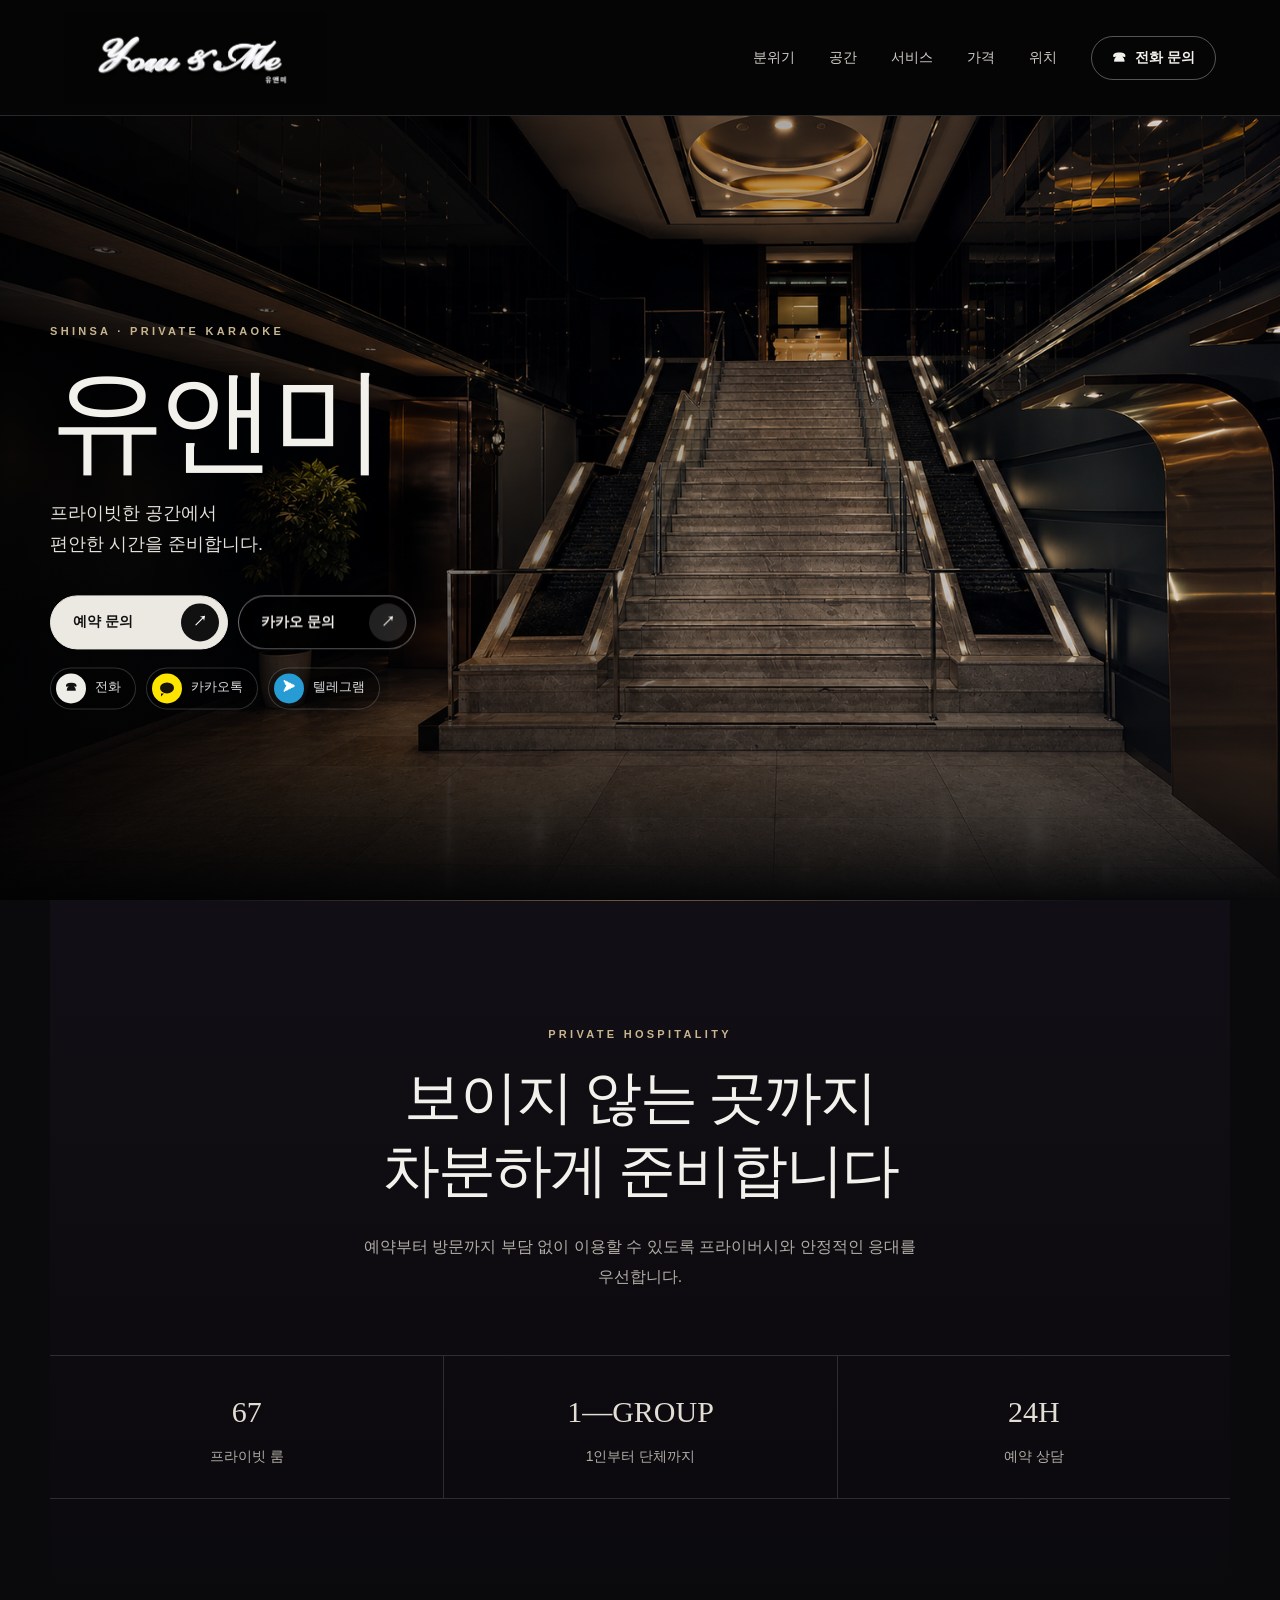
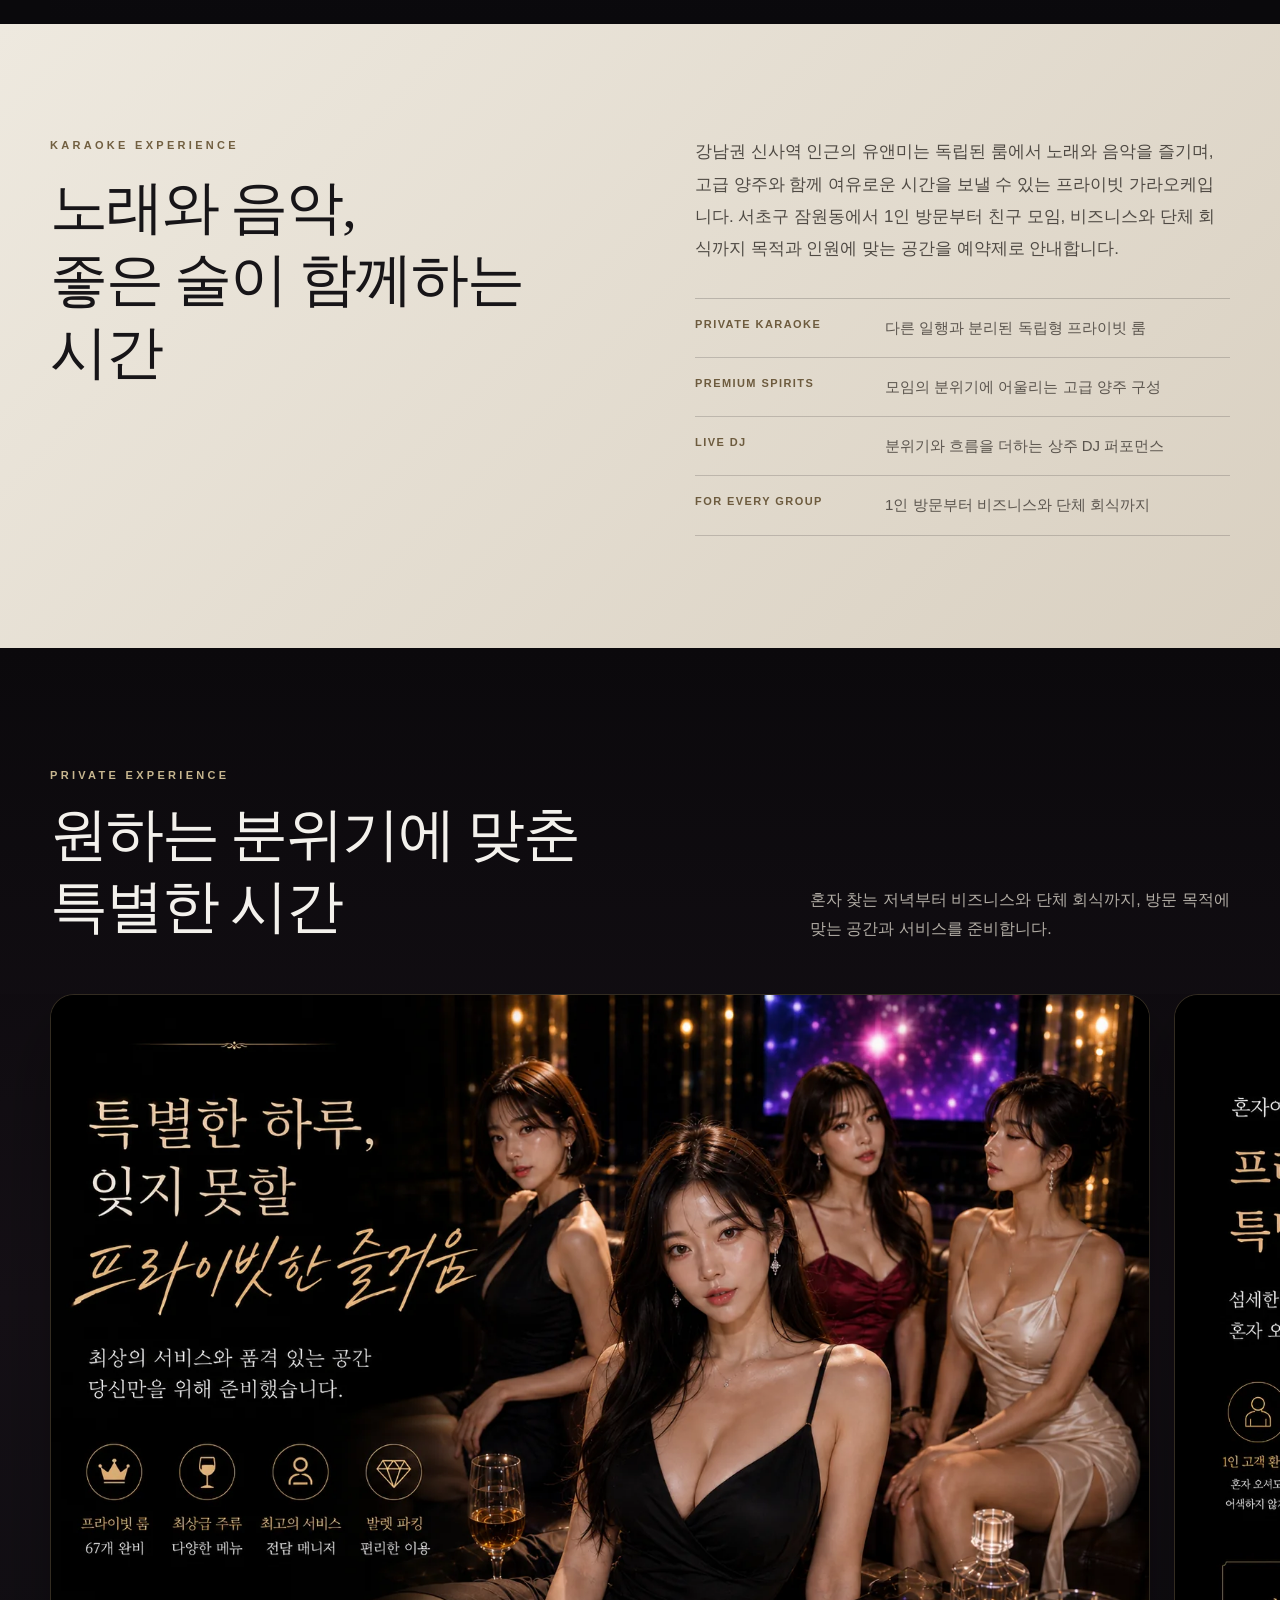
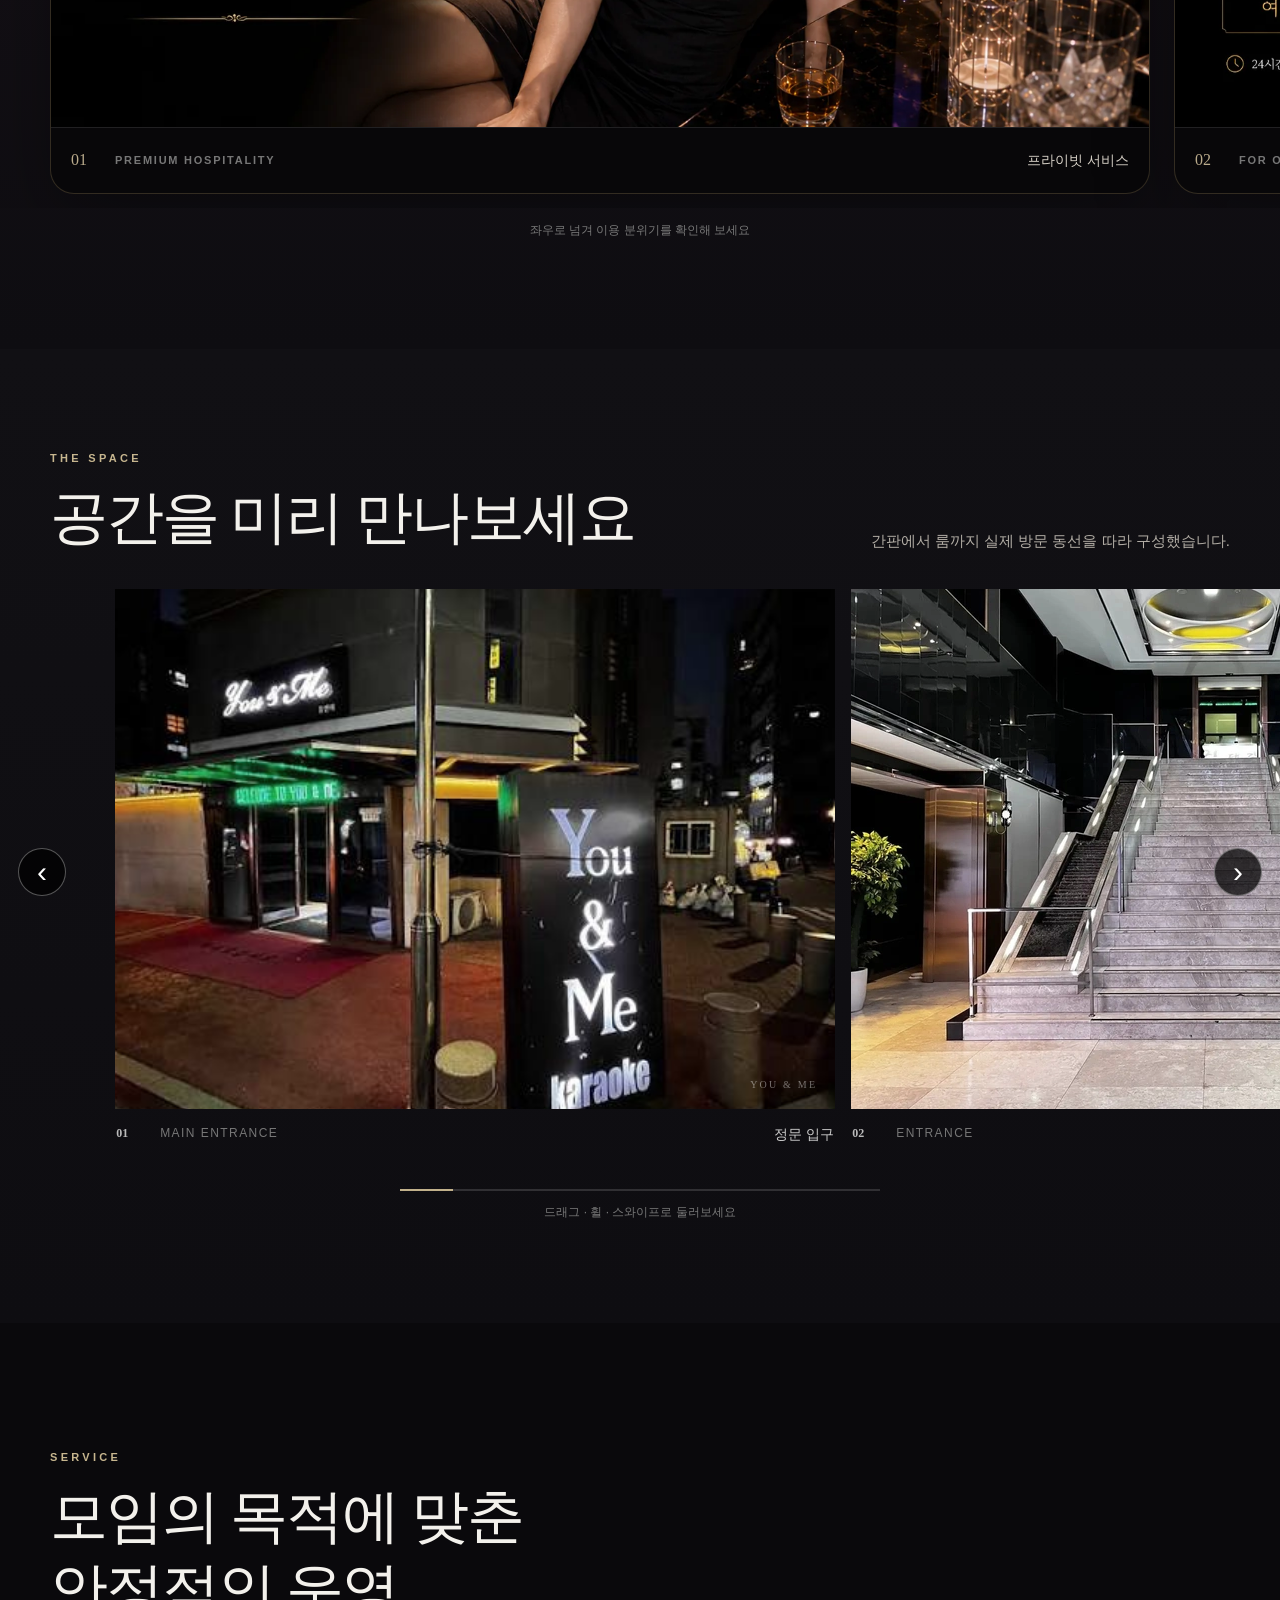
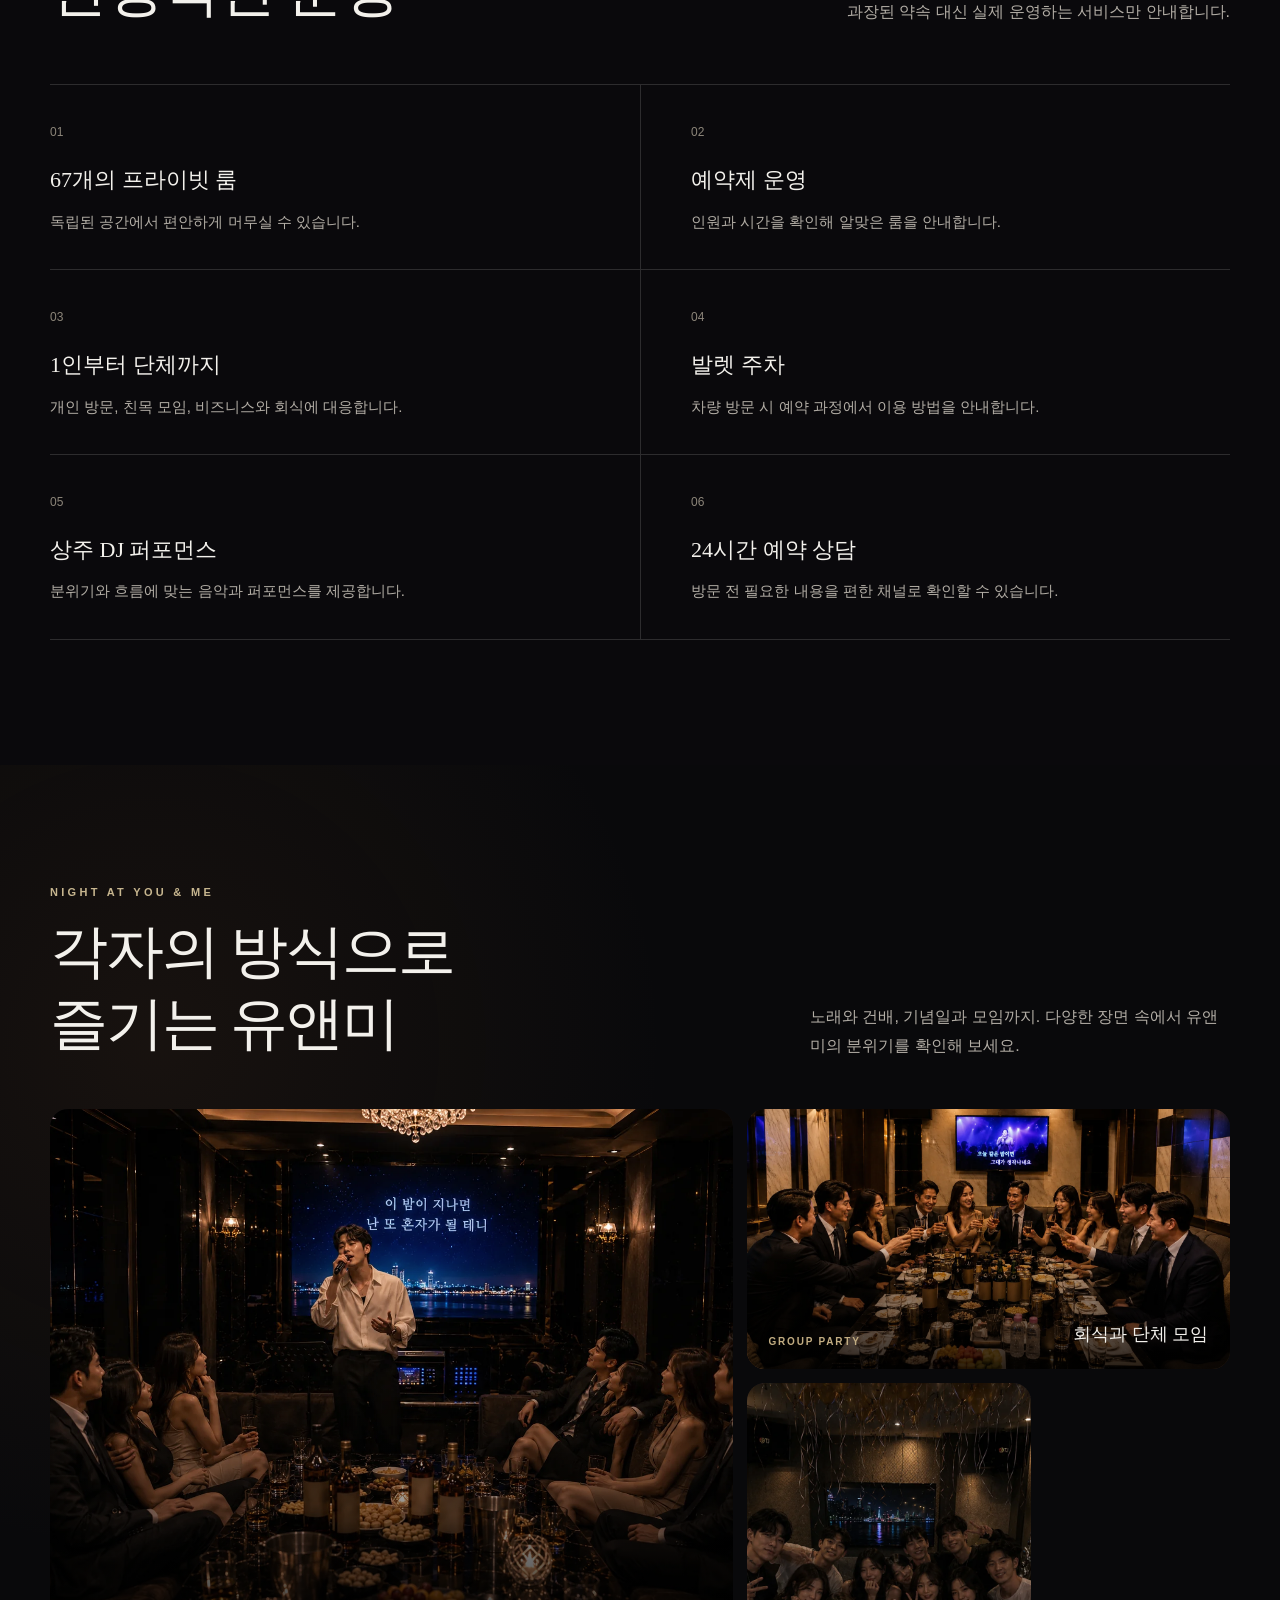
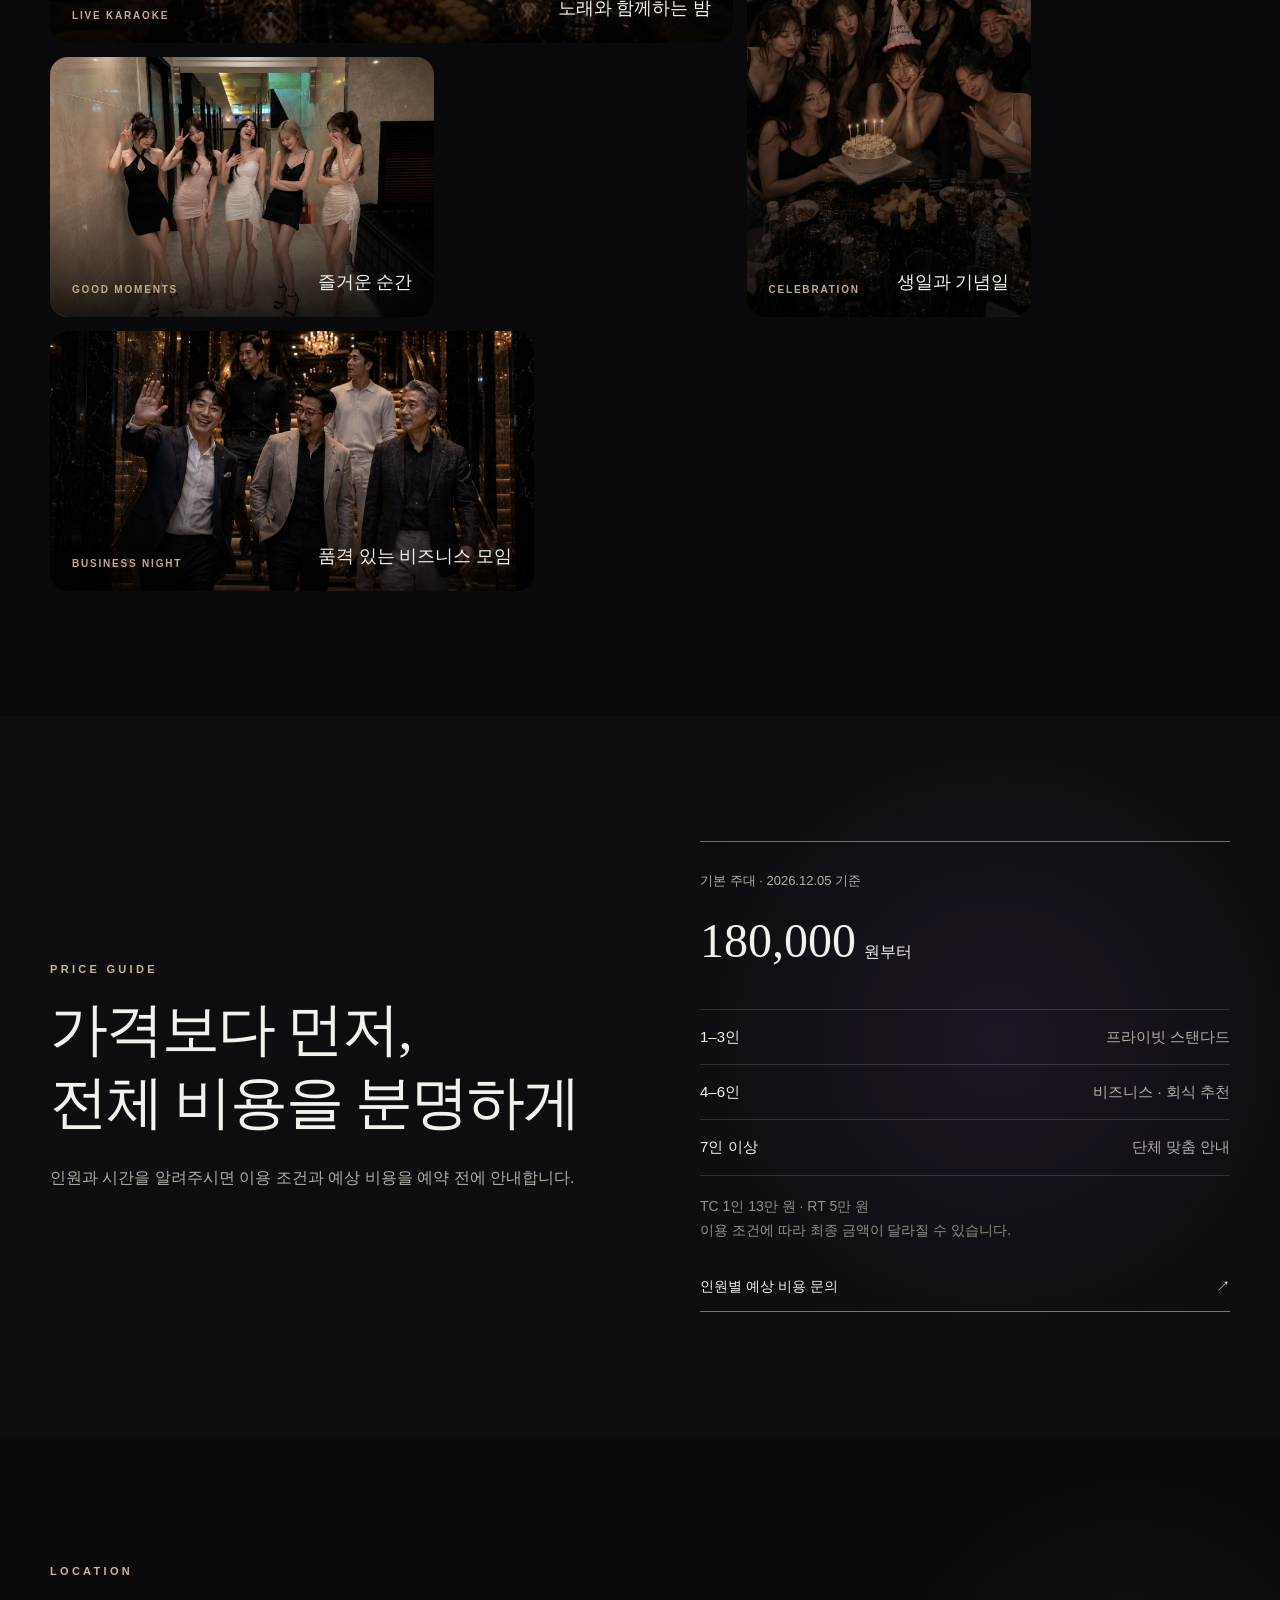
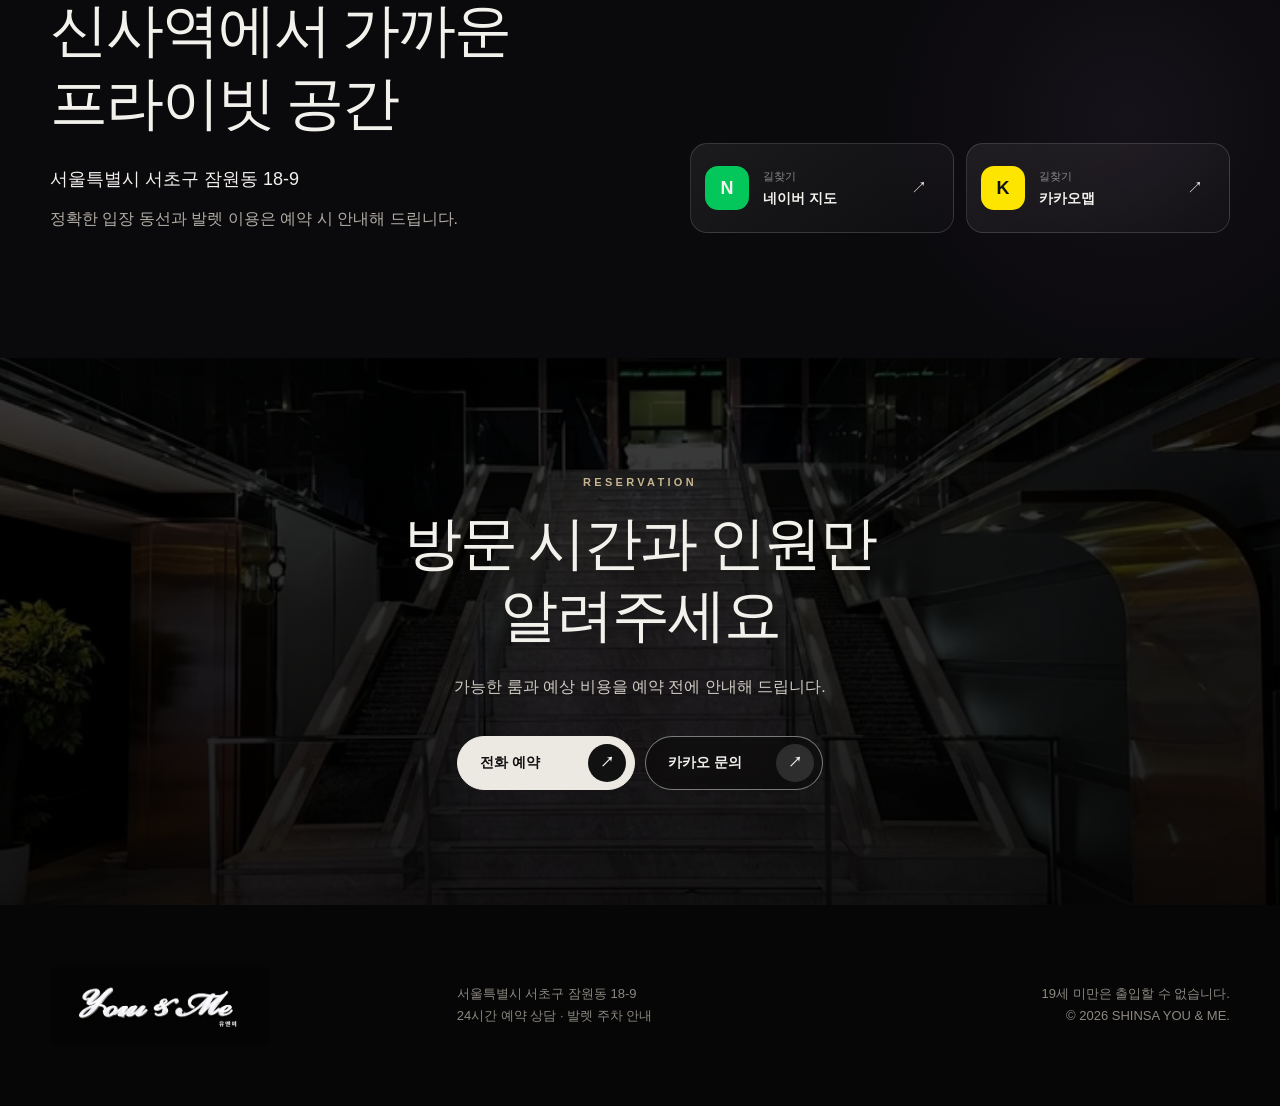
<file: index.html>
<!doctype html><html lang="ko"><head><meta charset="utf-8"><meta name="viewport" content="width=device-width,initial-scale=1,viewport-fit=cover"><title>강남 신사역 유앤미 가라오케 | 프라이빗 룸 예약</title><meta name="description" content="강남권 신사역 인근 유앤미 가라오케 공식 안내. 서초구 잠원동에 위치한 67개의 프라이빗 룸으로 1인 방문부터 단체 회식까지 예약 가능합니다."><meta name="theme-color" content="#09090b"><meta name="robots" content="index,follow,max-image-preview:large"><link rel="canonical" href="https://xn--hg3b95obmb.com/"><meta property="og:type" content="website"><meta property="og:locale" content="ko_KR"><meta property="og:url" content="https://xn--hg3b95obmb.com/"><meta property="og:site_name" content="신사 유앤미"><meta property="og:title" content="강남 신사역 유앤미 가라오케 | 프라이빗 룸 예약"><meta property="og:description" content="강남권 신사역 인근, 1인 방문부터 단체 회식까지 예약 가능한 67개의 프라이빗 룸."><meta property="og:image" content="https://xn--hg3b95obmb.com/assets/og-preview.png"><meta property="og:image:width" content="1744"><meta property="og:image:height" content="910"><meta name="twitter:card" content="summary_large_image"><meta name="twitter:title" content="강남 신사역 유앤미 가라오케"><meta name="twitter:description" content="서초구 잠원동에 위치한 67개의 프라이빗 룸. 1인 방문부터 단체 회식까지 예약 가능합니다."><meta name="twitter:image" content="https://xn--hg3b95obmb.com/assets/og-preview.png"><link rel="icon" href="assets/brand-signboard.png" type="image/png"><link rel="apple-touch-icon" href="assets/brand-signboard.png"><link rel="manifest" href="site.webmanifest"><link rel="preload" as="image" href="assets/brand-signboard.png"><link rel="stylesheet" href="premium.css"><script src="script.js" defer></script></head><body>
<a class="skip-link" href="#main">본문 바로가기</a><header class="header"><a class="logo" href="#top" aria-label="유앤미 처음으로"><img src="assets/brand-signboard.png" alt="You &amp; Me 유앤미"></a><nav><a href="#experience">분위기</a><a href="#gallery">공간</a><a href="#service">서비스</a><a href="#price">가격</a><a href="#location">위치</a></nav><a class="header-call js-phone" href="#contact"><span>☎</span> 전화 문의</a></header>
<main id="main"><section class="hero" id="top"><div class="hero-copy"><p class="overline">SHINSA · PRIVATE KARAOKE</p><h1>유앤미</h1><p class="hero-desc">프라이빗한 공간에서<br>편안한 시간을 준비합니다.</p><div class="primary-actions"><a class="pill light js-phone" href="#contact"><span>예약 문의</span><i>↗</i></a><a class="pill dark" href="https://open.kakao.com/o/sMEzm3Ci" target="_blank" rel="noopener"><span>카카오 문의</span><i>↗</i></a></div><div class="channels"><a class="js-phone" href="#contact"><b class="phone-round">☎</b><span>전화</span></a><a href="https://open.kakao.com/o/sMEzm3Ci" target="_blank" rel="noopener"><b class="kakao-round"><i class="bubble"></i></b><span>카카오톡</span></a><a href="https://t.me/UNME2027" target="_blank" rel="noopener"><b class="telegram-round">➤</b><span>텔레그램</span></a></div></div></section>
<section class="intro wrap"><p class="overline">PRIVATE HOSPITALITY</p><h2>보이지 않는 곳까지<br>차분하게 준비합니다</h2><p class="lead">예약부터 방문까지 부담 없이 이용할 수 있도록 프라이버시와 안정적인 응대를 우선합니다.</p><div class="facts"><div><strong>67</strong><span>프라이빗 룸</span></div><div><strong>1—GROUP</strong><span>1인부터 단체까지</span></div><div><strong>24H</strong><span>예약 상담</span></div></div></section>
<section class="campaign" id="experience"><div class="wrap campaign-head"><div><p class="overline">PRIVATE EXPERIENCE</p><h2>원하는 분위기에 맞춘<br>특별한 시간</h2></div><p class="lead">혼자 찾는 저녁부터 비즈니스와 단체 회식까지, 방문 목적에 맞는 공간과 서비스를 준비합니다.</p></div><div class="campaign-rail" tabindex="0" aria-label="유앤미 이용 분위기 홍보 이미지"><article class="campaign-card"><img src="assets/experience/campaign-glamour.webp" alt="프라이빗 룸과 서비스 분위기를 소개하는 유앤미 홍보 이미지" loading="lazy"><div class="campaign-caption"><span>01</span><strong>PREMIUM HOSPITALITY</strong><em>프라이빗 서비스</em></div></article><article class="campaign-card"><img src="assets/experience/campaign-solo.webp" alt="1인 고객을 위한 프라이빗 이용 분위기" loading="lazy"><div class="campaign-caption"><span>02</span><strong>FOR ONE GUEST</strong><em>1인 방문</em></div></article><article class="campaign-card"><img src="assets/experience/campaign-group.webp" alt="비즈니스와 단체 회식 이용 분위기" loading="lazy"><div class="campaign-caption"><span>03</span><strong>BUSINESS &amp; GROUP</strong><em>회식·단체</em></div></article></div><p class="campaign-guide">좌우로 넘겨 이용 분위기를 확인해 보세요</p></section>
<section class="gallery" id="gallery"><div class="wrap gallery-title"><div><p class="overline">THE SPACE</p><h2>공간을 미리 만나보세요</h2></div><p>간판에서 룸까지 실제 방문 동선을 따라 구성했습니다.</p></div><div class="gallery-shell"><button class="gallery-arrow prev" type="button" aria-label="이전 사진">‹</button><div class="gallery-track" tabindex="0" aria-label="공간 사진 갤러리">
<figure class="gallery-card"><div class="photo"><img src="assets/signboard.jfif" alt="신사 유앤미 외관과 간판" draggable="false"><span>YOU &amp; ME</span></div><figcaption><b>01</b><em>EXTERIOR</em><strong>외관</strong></figcaption></figure><figure class="gallery-card"><div class="photo"><img src="assets/entrance.webp" alt="대리석 계단이 있는 유앤미 입구" loading="lazy" draggable="false"><span>YOU &amp; ME</span></div><figcaption><b>02</b><em>ENTRANCE</em><strong>입구</strong></figcaption></figure><figure class="gallery-card"><div class="photo"><img src="assets/hallway-01.jpg" alt="식물과 좌석이 있는 내부 공간" loading="lazy" draggable="false"><span>YOU &amp; ME</span></div><figcaption><b>03</b><em>HALLWAY</em><strong>내부 동선</strong></figcaption></figure><figure class="gallery-card"><div class="photo"><img src="assets/hallway-02.jfif" alt="프라이빗 룸으로 이어지는 복도" loading="lazy" draggable="false"><span>YOU &amp; ME</span></div><figcaption><b>04</b><em>HALLWAY</em><strong>복도</strong></figcaption></figure><figure class="gallery-card"><div class="photo"><img src="assets/room-01.jpeg" alt="대형 테이블과 소파가 있는 프라이빗 룸" loading="lazy" draggable="false"><span>YOU &amp; ME</span></div><figcaption><b>05</b><em>PRIVATE ROOM</em><strong>룸</strong></figcaption></figure><figure class="gallery-card"><div class="photo"><img src="assets/room-02.png" alt="파란 소파와 금색 포인트의 프라이빗 룸" loading="lazy" draggable="false"><span>YOU &amp; ME</span></div><figcaption><b>06</b><em>PRIVATE ROOM</em><strong>룸</strong></figcaption></figure><figure class="gallery-card"><div class="photo"><img src="assets/room-03.jpg" alt="단체 모임을 위해 세팅된 프라이빗 룸" loading="lazy" draggable="false"><span>YOU &amp; ME</span></div><figcaption><b>07</b><em>GROUP ROOM</em><strong>단체 룸</strong></figcaption></figure><figure class="gallery-card"><div class="photo"><img src="assets/room-04.jfif" alt="베이지 소파가 있는 프라이빗 룸" loading="lazy" draggable="false"><span>YOU &amp; ME</span></div><figcaption><b>08</b><em>PRIVATE ROOM</em><strong>룸</strong></figcaption></figure><figure class="gallery-card"><div class="photo"><img src="assets/room-05.jpeg" alt="따뜻한 조명의 프라이빗 룸" loading="lazy" draggable="false"><span>YOU &amp; ME</span></div><figcaption><b>09</b><em>PRIVATE ROOM</em><strong>룸</strong></figcaption></figure></div><button class="gallery-arrow next" type="button" aria-label="다음 사진">›</button></div><div class="gallery-progress"><span></span></div><p class="gallery-guide">드래그 · 휠 · 스와이프로 둘러보세요</p></section>
<section class="service wrap" id="service"><div class="section-head"><div><p class="overline">SERVICE</p><h2>모임의 목적에 맞춘<br>안정적인 운영</h2></div><p class="lead">과장된 약속 대신 실제 운영하는 서비스만 안내합니다.</p></div><div class="service-list"><article><span>01</span><h3>67개의 프라이빗 룸</h3><p>독립된 공간에서 편안하게 머무실 수 있습니다.</p></article><article><span>02</span><h3>예약제 운영</h3><p>인원과 시간을 확인해 알맞은 룸을 안내합니다.</p></article><article><span>03</span><h3>1인부터 단체까지</h3><p>개인 방문, 친목 모임, 비즈니스와 회식에 대응합니다.</p></article><article><span>04</span><h3>발렛 주차</h3><p>차량 방문 시 예약 과정에서 이용 방법을 안내합니다.</p></article><article><span>05</span><h3>상주 DJ 퍼포먼스</h3><p>분위기와 흐름에 맞는 음악과 퍼포먼스를 제공합니다.</p></article><article><span>06</span><h3>24시간 예약 상담</h3><p>방문 전 필요한 내용을 편한 채널로 확인할 수 있습니다.</p></article></div></section>
<section class="moments"><div class="wrap moments-head"><div><p class="overline">NIGHT AT YOU &amp; ME</p><h2>각자의 방식으로<br>즐기는 유앤미</h2></div><p class="lead">노래와 건배, 기념일과 모임까지. 다양한 장면 속에서 유앤미의 분위기를 확인해 보세요.</p></div><div class="wrap moments-grid"><article class="moment-card moment-performance"><img src="assets/experience/performance.webp" alt="프라이빗 룸에서 노래를 즐기는 단체 고객" loading="lazy"><div><span>LIVE KARAOKE</span><strong>노래와 함께하는 밤</strong></div></article><article class="moment-card moment-toast"><img src="assets/experience/group-toast.webp" alt="단체 고객이 프라이빗 룸에서 건배하는 모습" loading="lazy"><div><span>GROUP PARTY</span><strong>회식과 단체 모임</strong></div></article><article class="moment-card moment-birthday"><img src="assets/experience/birthday.webp" alt="생일 케이크와 함께 기념일을 즐기는 단체 고객" loading="lazy"><div><span>CELEBRATION</span><strong>생일과 기념일</strong></div></article><article class="moment-card moment-hallway"><img src="assets/experience/hallway-team.webp" alt="유앤미 내부 복도에서 함께한 여성 고객들" loading="lazy"><div><span>GOOD MOMENTS</span><strong>즐거운 순간</strong></div></article><article class="moment-card moment-arrival"><img src="assets/experience/arrival-men.webp" alt="고급스러운 내부 계단을 내려오는 비즈니스 고객들" loading="lazy"><div><span>BUSINESS NIGHT</span><strong>품격 있는 비즈니스 모임</strong></div></article></div></section>
<section class="price" id="price"><div class="wrap price-grid"><div><p class="overline">PRICE GUIDE</p><h2>가격보다 먼저,<br>전체 비용을 분명하게</h2><p class="lead">인원과 시간을 알려주시면 이용 조건과 예상 비용을 예약 전에 안내합니다.</p></div><div class="price-info"><small>기본 주대 · <span id="price-date">2026.07.13</span> 기준</small><strong>180,000<em>원부터</em></strong><dl><div><dt>1–3인</dt><dd>프라이빗 스탠다드</dd></div><div><dt>4–6인</dt><dd>비즈니스 · 회식 추천</dd></div><div><dt>7인 이상</dt><dd>단체 맞춤 안내</dd></div></dl><p>TC 1인 13만 원 · RT 5만 원<br>이용 조건에 따라 최종 금액이 달라질 수 있습니다.</p><a href="https://open.kakao.com/o/sMEzm3Ci" target="_blank" rel="noopener">인원별 예상 비용 문의 <span>↗</span></a></div></div></section>
<section class="location wrap" id="location"><div><p class="overline">LOCATION</p><h2>신사역에서 가까운<br>프라이빗 공간</h2><address>서울특별시 서초구 잠원동 18-9</address><p class="lead">정확한 입장 동선과 발렛 이용은 예약 시 안내해 드립니다.</p></div><div class="map-buttons"><a href="https://map.naver.com/p/search/%EC%84%9C%EC%9A%B8%ED%8A%B9%EB%B3%84%EC%8B%9C%20%EC%84%9C%EC%B4%88%EA%B5%AC%20%EC%9E%A0%EC%9B%90%EB%8F%99%2018-9" target="_blank" rel="noopener"><b class="naver">N</b><span><small>길찾기</small>네이버 지도</span><i>↗</i></a><a href="https://map.kakao.com/?q=%EC%84%9C%EC%9A%B8%ED%8A%B9%EB%B3%84%EC%8B%9C%20%EC%84%9C%EC%B4%88%EA%B5%AC%20%EC%9E%A0%EC%9B%90%EB%8F%99%2018-9" target="_blank" rel="noopener"><b class="kakao">K</b><span><small>길찾기</small>카카오맵</span><i>↗</i></a></div></section>
<section class="contact" id="contact"><p class="overline">RESERVATION</p><h2>방문 시간과 인원만<br>알려주세요</h2><p>가능한 룸과 예상 비용을 예약 전에 안내해 드립니다.</p><div class="primary-actions"><a class="pill light js-phone" href="#contact"><span>전화 예약</span><i>↗</i></a><a class="pill dark" href="https://open.kakao.com/o/sMEzm3Ci" target="_blank" rel="noopener"><span>카카오 문의</span><i>↗</i></a></div></section></main>
<footer><img src="assets/brand-signboard.png" alt="You &amp; Me 유앤미"><p>서울특별시 서초구 잠원동 18-9<br>24시간 예약 상담 · 발렛 주차 안내</p><p>19세 미만은 출입할 수 없습니다.<br>© 2026 SHINSA YOU &amp; ME.</p></footer><div class="mobile-bar"><a class="js-phone" href="#contact"><b>☎</b>전화 문의</a><a href="https://open.kakao.com/o/sMEzm3Ci" target="_blank" rel="noopener"><b class="mobile-kakao"><i class="bubble"></i></b>카카오톡</a></div><div class="toast" role="status" aria-live="polite"></div></body></html>
</file>
<file: premium.css>
:root{--bg:#09090b;--panel:#111114;--text:#f3f1ec;--muted:#b2ada5;--dim:#837e77;--gold:#b49a67;--line:rgba(255,255,255,.14);--max:1180px}*{box-sizing:border-box;margin:0;padding:0}html{scroll-behavior:smooth}body{background:var(--bg);color:var(--text);font-family:Arial,"Noto Sans KR",sans-serif;font-size:16px;line-height:1.75;-webkit-font-smoothing:antialiased}a{color:inherit;text-decoration:none}img{display:block;max-width:100%;-webkit-user-drag:none;user-select:none}.skip-link{position:fixed;z-index:999;top:8px;left:8px;padding:10px 16px;background:#fff;color:#000;transform:translateY(-150%)}.skip-link:focus{transform:none}.wrap{width:min(var(--max),calc(100% - 48px));margin:auto}.overline{font-size:11px;font-weight:700;letter-spacing:.3em;color:#c7b68f}.lead{max-width:560px;color:var(--muted);font-size:16px;line-height:1.85}h2{font-family:Georgia,"Noto Serif KR",serif;font-size:clamp(38px,5vw,58px);font-weight:400;line-height:1.25;letter-spacing:-.035em}
.header{height:116px;padding:0 clamp(24px,5vw,68px);display:flex;align-items:center;gap:34px;background:#050506;border-bottom:1px solid var(--line)}.logo{width:min(440px,34vw);height:92px}.logo img{width:100%;height:100%;object-fit:contain;object-position:left center}.header nav{display:flex;gap:34px;margin-left:auto}.header nav a{font-size:14px;color:#d2cec7}.header nav a:hover{color:#fff}.header-call{min-height:44px;padding:0 20px;display:flex;align-items:center;gap:9px;border:1px solid rgba(255,255,255,.32);border-radius:999px;font-size:14px;font-weight:700}.header-call:hover{background:#fff;color:#111}
.hero{position:relative;height:calc(100svh - 116px);min-height:640px;background:linear-gradient(90deg,rgba(0,0,0,.78),rgba(0,0,0,.38) 52%,rgba(0,0,0,.08)),linear-gradient(0deg,#09090b 0%,transparent 33%),url("assets/signboard.jfif") center 58%/cover no-repeat}.hero-copy{position:absolute;left:max(24px,calc((100vw - var(--max))/2));top:50%;transform:translateY(-48%)}.hero h1{font-family:Georgia,"Noto Serif KR",serif;font-size:clamp(70px,9vw,116px);font-weight:400;line-height:1;margin:22px 0 20px;letter-spacing:-.035em}.hero-desc{font-size:18px;line-height:1.7;color:#e4e0da}.primary-actions{display:flex;gap:10px;margin-top:35px}.pill{min-width:178px;min-height:54px;padding:7px 8px 7px 22px;display:flex;align-items:center;justify-content:space-between;gap:18px;border:1px solid;border-radius:999px;font-size:14px;font-weight:700}.pill i{width:38px;height:38px;display:grid;place-items:center;border-radius:50%;font-style:normal;transition:transform .2s}.pill:hover i{transform:rotate(45deg)}.pill.light{background:#ece9e2;border-color:#ece9e2;color:#111}.pill.light i{background:#111;color:#fff}.pill.dark{background:rgba(0,0,0,.3);border-color:rgba(255,255,255,.45);backdrop-filter:blur(12px)}.pill.dark i{background:rgba(255,255,255,.13)}.channels{display:flex;gap:10px;margin-top:18px}.channels a{min-height:42px;padding:5px 14px 5px 5px;display:flex;align-items:center;gap:9px;border:1px solid rgba(255,255,255,.18);border-radius:999px;background:rgba(0,0,0,.25);font-size:13px;color:#ddd}.channels b{width:30px;height:30px;display:grid;place-items:center;border-radius:50%;font-size:12px}.phone-round{background:#efede7;color:#111}.kakao-round{background:#fee500}.telegram-round{background:#279bd3;color:#fff;transform:none}.bubble{position:relative;display:block;width:14px;height:11px;border-radius:50%;background:#18130a}.bubble:after{content:"";position:absolute;left:1px;bottom:-3px;border-width:3px 3px 0 0;border-style:solid;border-color:#18130a transparent transparent transparent}
.intro{padding:125px 0;text-align:center}.intro h2{margin:18px 0 25px}.intro .lead{margin:auto}.facts{display:grid;grid-template-columns:repeat(3,1fr);margin-top:64px;border-block:1px solid var(--line)}.facts div{padding:30px 15px;display:flex;flex-direction:column;gap:5px}.facts div+div{border-left:1px solid var(--line)}.facts strong{font-family:Georgia,serif;font-size:30px;font-weight:400;color:#e3ded4}.facts span{font-size:14px;color:var(--muted)}
.gallery{padding:100px 0;background:#111114}.gallery-title{display:flex;align-items:end;justify-content:space-between;margin-bottom:34px}.gallery-title h2{margin-top:14px}.gallery-title>p{max-width:360px;color:var(--muted);font-size:15px}.gallery-shell{position:relative}.gallery-track{display:flex;gap:16px;padding:0 max(9vw,32px) 8px;overflow-x:auto;scroll-snap-type:x mandatory;scrollbar-width:none;cursor:grab;overscroll-behavior-inline:contain}.gallery-track::-webkit-scrollbar{display:none}.gallery-track.is-dragging{cursor:grabbing;scroll-snap-type:none}.gallery-card{flex:0 0 min(58vw,720px);scroll-snap-align:center}.photo{position:relative;height:clamp(340px,42vw,520px);overflow:hidden;background:#09090b}.photo img{width:100%;height:100%;object-fit:cover;filter:saturate(.85)}.photo span{position:absolute;right:18px;bottom:15px;font-family:Georgia,serif;font-size:10px;letter-spacing:.22em;color:rgba(255,255,255,.42)}figcaption{display:grid;grid-template-columns:44px 1fr auto;align-items:center;padding:13px 1px}figcaption b,figcaption em,figcaption strong{font-style:normal;font-size:12px}figcaption b{font-family:Georgia,serif;color:#bbb}figcaption em{letter-spacing:.12em;color:#777}figcaption strong{font-size:14px;font-weight:500;color:#ccc}.gallery-arrow{position:absolute;z-index:4;top:calc(50% - 30px);width:48px;height:48px;border:1px solid rgba(255,255,255,.32);border-radius:50%;background:rgba(0,0,0,.72);color:#fff;font-size:30px;cursor:pointer}.gallery-arrow.prev{left:18px}.gallery-arrow.next{right:18px}.gallery-arrow:hover{background:#fff;color:#111}.gallery-progress{width:min(480px,55%);height:2px;margin:22px auto 0;background:rgba(255,255,255,.14)}.gallery-progress span{display:block;width:11.11%;height:100%;background:#c2b18b}.gallery-guide{text-align:center;margin-top:11px;font-size:12px;color:#777}
.service{padding:125px 0}.section-head{display:flex;align-items:end;justify-content:space-between;margin-bottom:58px}.section-head h2{margin-top:14px}.service-list{display:grid;grid-template-columns:repeat(2,1fr);border-top:1px solid var(--line)}.service-list article{padding:32px 20px 34px 0;border-bottom:1px solid var(--line)}.service-list article:nth-child(even){padding-left:50px;border-left:1px solid var(--line)}.service-list span{font-size:12px;color:#8d867a}.service-list h3{margin:16px 0 9px;font-family:Georgia,"Noto Serif KR",serif;font-size:22px;font-weight:400}.service-list p{font-size:15px;color:var(--muted)}
.price{padding:125px 0;background:#0d0d10}.price-grid{display:grid;grid-template-columns:1fr 1fr;gap:120px;align-items:center}.price-grid h2{margin:15px 0 24px}.price-info{padding-top:24px;border-top:1px solid rgba(255,255,255,.4)}.price-info>small{font-size:13px;color:var(--muted)}.price-info>strong{display:block;margin:5px 0 26px;font-family:Georgia,serif;font-size:48px;font-weight:400}.price-info>strong em{margin-left:8px;font-family:Arial,sans-serif;font-size:16px;font-style:normal}.price-info dl{border-top:1px solid var(--line)}.price-info dl div{display:flex;justify-content:space-between;padding:14px 0;border-bottom:1px solid var(--line);font-size:15px}.price-info dd{color:var(--muted)}.price-info>p{margin:18px 0;color:#928d86;font-size:14px}.price-info>a{display:flex;justify-content:space-between;padding:13px 0;border-bottom:1px solid #777;font-size:14px}
.location{padding:125px 0;display:grid;grid-template-columns:1fr 1fr;gap:100px;align-items:end}.location h2{margin:14px 0 24px}.location address{font-style:normal;font-size:18px;margin-bottom:8px}.map-buttons{display:grid;grid-template-columns:1fr 1fr;gap:12px}.map-buttons a{min-height:90px;padding:14px;display:grid;grid-template-columns:46px 1fr 28px;gap:12px;align-items:center;border:1px solid var(--line);border-radius:17px;background:linear-gradient(145deg,rgba(255,255,255,.07),rgba(255,255,255,.02))}.map-buttons a:hover{border-color:rgba(255,255,255,.4)}.map-buttons b{width:44px;height:44px;display:grid;place-items:center;border-radius:13px;font-size:18px}.map-buttons .naver{background:#03c75a}.map-buttons .kakao{background:#fee500;color:#111}.map-buttons span{display:flex;flex-direction:column;font-size:14px;font-weight:700}.map-buttons small{font-size:11px;font-weight:400;color:#888}.map-buttons i{font-style:normal}
.contact{padding:115px 24px;text-align:center;background:linear-gradient(rgba(0,0,0,.75),rgba(0,0,0,.9)),url("assets/entrance.webp") center/cover}.contact h2{margin:15px 0 20px}.contact>p:not(.overline){font-size:16px;color:#d0cbc3}.contact .primary-actions{justify-content:center}footer{padding:62px max(24px,calc((100vw - var(--max))/2));display:grid;grid-template-columns:1fr 1fr 1fr;gap:40px;align-items:center;background:#060607;color:#8d8880;font-size:13px}footer img{width:220px}footer p:last-child{text-align:right}.mobile-bar{display:none}.toast{position:fixed;z-index:1000;left:50%;bottom:24px;transform:translate(-50%,20px);padding:12px 18px;background:#f0ece3;color:#111;border-radius:999px;font-size:14px;opacity:0;pointer-events:none;transition:.2s}.toast.show{opacity:1;transform:translate(-50%,0)}
@media(max-width:800px){body{padding-bottom:78px}.wrap{width:calc(100% - 36px)}.overline{font-size:10px}h2{font-size:36px}.lead{font-size:16px}.header{height:90px;padding:0 16px}.logo{width:205px;height:72px}.header nav{display:none}.header-call{margin-left:auto;min-height:40px;padding:0 13px;font-size:13px}.hero{height:calc(100svh - 90px);min-height:610px;background:linear-gradient(0deg,#09090b,rgba(0,0,0,.42) 58%,rgba(0,0,0,.08)),url("assets/signboard.jfif") 58% center/cover}.hero-copy{left:20px;right:20px;top:auto;bottom:48px;transform:none}.hero h1{font-size:62px;margin:15px 0}.hero-desc{font-size:17px}.primary-actions{margin-top:26px}.pill{min-width:0;flex:1;max-width:190px;font-size:13px}.channels a{padding-right:7px}.channels a span{display:none}.intro{padding:90px 0}.facts{grid-template-columns:1fr;margin-top:44px}.facts div+div{border-left:0;border-top:1px solid var(--line)}.facts div{padding:18px}.gallery{padding:78px 0}.gallery-title{display:block;margin-bottom:26px}.gallery-title>p{margin-top:12px;font-size:14px}.gallery-track{padding-inline:18px;gap:12px}.gallery-card{flex-basis:76vw}.photo{height:360px}.gallery-arrow{width:42px;height:42px}.gallery-arrow.prev{left:8px}.gallery-arrow.next{right:8px}.service{padding:90px 0}.section-head{display:block;margin-bottom:40px}.section-head .lead{margin-top:18px}.service-list{grid-template-columns:1fr}.service-list article,.service-list article:nth-child(even){padding:24px 0;border-left:0}.service-list h3{font-size:21px}.service-list p{font-size:15px}.price{padding:90px 0}.price-grid{grid-template-columns:1fr;gap:45px}.price-info>strong{font-size:40px}.location{padding:90px 0;grid-template-columns:1fr;gap:40px}.map-buttons{grid-template-columns:1fr 1fr}.contact{padding:90px 18px}footer{grid-template-columns:1fr;text-align:center;padding:50px 22px 34px}footer img{margin:auto}footer p:last-child{text-align:center}.mobile-bar{position:fixed;z-index:99;left:12px;right:12px;bottom:10px;height:60px;display:grid;grid-template-columns:1fr 1fr;border:1px solid rgba(255,255,255,.15);border-radius:18px;overflow:hidden;background:rgba(10,10,12,.92);backdrop-filter:blur(16px);box-shadow:0 12px 30px rgba(0,0,0,.45)}.mobile-bar a{display:flex;align-items:center;justify-content:center;gap:8px;font-size:14px;font-weight:700}.mobile-bar a:first-child{background:#ebe7df;color:#111}.mobile-bar b{width:25px;height:25px;display:grid;place-items:center;border-radius:50%}.mobile-kakao{background:#fee500}}
@media(max-width:430px){.header-call span{display:none}.logo{width:185px}.hero h1{font-size:56px}.hero-copy{bottom:38px}.primary-actions{gap:7px}.pill{padding-left:16px}.channels{gap:7px}.gallery-card{flex-basis:78vw}.photo{height:330px}.map-buttons{grid-template-columns:1fr}.price-info dl div{font-size:14px}}
@media(prefers-reduced-motion:reduce){html{scroll-behavior:auto}*{transition:none!important}}
.gallery-card:first-child .photo img{object-position:22% center;transform:scale(1.06)}
.hero{background:linear-gradient(90deg,rgba(0,0,0,.78),rgba(0,0,0,.34) 50%,rgba(0,0,0,.08)),linear-gradient(0deg,#09090b 0%,transparent 34%),url("assets/entrance.webp") center 46%/cover no-repeat}
body{background:radial-gradient(circle at 88% 14%,rgba(67,42,76,.28),transparent 30%),radial-gradient(circle at 5% 62%,rgba(119,88,45,.1),transparent 26%),#0a090c;background-attachment:fixed}.intro{position:relative;background:linear-gradient(180deg,rgba(21,16,25,.72),rgba(10,9,12,.92))}.intro:before{content:"";position:absolute;top:0;left:50%;width:min(900px,85%);height:1px;transform:translateX(-50%);background:linear-gradient(90deg,transparent,rgba(180,154,103,.55),transparent)}.karaoke-story{padding:112px 0;background:linear-gradient(135deg,#eee9df,#d9d0c1);color:#171518}.karaoke-story .overline{color:#715f40}.karaoke-grid{display:grid;grid-template-columns:1fr 1fr;gap:110px}.karaoke-grid h2{margin-top:16px}.karaoke-copy>p{font-size:17px;line-height:1.9;color:#4f4a44}.karaoke-copy ul{list-style:none;margin-top:32px;border-top:1px solid rgba(23,21,24,.2)}.karaoke-copy li{padding:16px 0;display:grid;grid-template-columns:170px 1fr;gap:20px;border-bottom:1px solid rgba(23,21,24,.18)}.karaoke-copy b{font-size:11px;letter-spacing:.13em;color:#6d5b3e}.karaoke-copy span{font-size:15px;color:#5b554e}.gallery{background:linear-gradient(180deg,#111014,#0e0d11)}.price{background:radial-gradient(circle at 78% 45%,rgba(56,35,64,.38),transparent 32%),#0d0c0f}.location{position:relative}.location:after{content:"";position:absolute;z-index:-1;right:-12vw;top:5%;width:40vw;height:40vw;border-radius:50%;background:radial-gradient(circle,rgba(100,75,113,.13),transparent 68%)}
@media(max-width:800px){.karaoke-story{padding:82px 0}.karaoke-grid{grid-template-columns:1fr;gap:30px}.karaoke-copy>p{font-size:16px}.karaoke-copy li{grid-template-columns:1fr;gap:3px}.karaoke-copy span{font-size:15px}}
@media(max-width:800px){.hero{background:linear-gradient(0deg,#09090b 0%,rgba(0,0,0,.52) 58%,rgba(0,0,0,.08)),url("assets/entrance.webp") center 38%/cover no-repeat}}
.hero{background:linear-gradient(90deg,rgba(0,0,0,.74),rgba(0,0,0,.28) 54%,rgba(0,0,0,.04)),linear-gradient(0deg,#09090b 0%,transparent 35%),url("assets/hero-desktop.png") center/cover no-repeat}
@media(max-width:800px){.hero{background:linear-gradient(0deg,#09090b 0%,rgba(0,0,0,.42) 48%,rgba(0,0,0,.06)),url("assets/hero-mobile.png") center 42%/cover no-repeat}}

/* Experience campaign */
.campaign{padding:118px 0 108px;background:linear-gradient(180deg,#0b090c,#151016 50%,#0e0d11);overflow:hidden}.campaign-head,.moments-head{display:flex;align-items:end;justify-content:space-between;gap:60px}.campaign-head h2,.moments-head h2{margin-top:14px}.campaign-head .lead,.moments-head .lead{max-width:420px}.campaign-rail{display:flex;gap:24px;margin-top:50px;padding:0 max(24px,calc((100vw - var(--max))/2)) 14px;overflow-x:auto;scroll-snap-type:x mandatory;scrollbar-width:none;overscroll-behavior-inline:contain}.campaign-rail::-webkit-scrollbar{display:none}.campaign-card{flex:0 0 min(1100px,86vw);overflow:hidden;border:1px solid rgba(180,154,103,.25);border-radius:24px;background:#080709;scroll-snap-align:center;box-shadow:0 28px 80px rgba(0,0,0,.32)}.campaign-card img{width:100%;aspect-ratio:3/2;object-fit:cover}.campaign-caption{min-height:66px;padding:13px 20px;display:grid;grid-template-columns:44px 1fr auto;align-items:center;border-top:1px solid rgba(255,255,255,.1)}.campaign-caption span{font-family:Georgia,serif;color:#b9aa8b}.campaign-caption strong{font-size:11px;letter-spacing:.16em;color:#777}.campaign-caption em{font-size:14px;font-style:normal;color:#d8d2c8}.campaign-guide{margin-top:12px;text-align:center;font-size:12px;color:#777}

/* Lifestyle moments */
.moments{padding:118px 0 125px;background:radial-gradient(circle at 12% 18%,rgba(122,78,40,.13),transparent 30%),#09090b}.moments-head{margin-bottom:48px}.moments-grid{display:grid;grid-template-columns:repeat(12,1fr);grid-auto-rows:260px;gap:14px}.moment-card{position:relative;overflow:hidden;border-radius:18px;background:#171419}.moment-card:after{content:"";position:absolute;inset:0;background:linear-gradient(180deg,transparent 48%,rgba(0,0,0,.82))}.moment-card img{width:100%;height:100%;object-fit:cover;transition:transform .6s ease,filter .4s ease;filter:saturate(.9)}.moment-card:hover img{transform:scale(1.035);filter:saturate(1)}.moment-card>div{position:absolute;z-index:2;left:22px;right:22px;bottom:18px;display:flex;align-items:end;justify-content:space-between;gap:18px}.moment-card span{font-size:10px;font-weight:700;letter-spacing:.18em;color:#c2ad82}.moment-card strong{font-family:Georgia,"Noto Serif KR",serif;font-size:18px;font-weight:400;text-align:right}.moment-performance{grid-column:span 7;grid-row:span 2}.moment-toast{grid-column:span 5}.moment-birthday{grid-column:span 3;grid-row:span 2}.moment-hallway{grid-column:span 4}.moment-arrival{grid-column:span 5}.moment-birthday img{object-position:center 38%}.moment-arrival img{object-position:center 42%}

@media(max-width:1040px) and (min-width:801px){.header nav{gap:20px}.campaign-head,.moments-head{gap:36px}.moments-grid{grid-auto-rows:230px}.moment-performance{grid-column:span 7}.moment-toast{grid-column:span 5}.moment-birthday{grid-column:span 4}.moment-hallway{grid-column:span 4}.moment-arrival{grid-column:span 4}}

@media(max-width:800px){.campaign{padding:82px 0 76px}.campaign-head,.moments-head{display:block}.campaign-head .lead,.moments-head .lead{margin-top:18px}.campaign-rail{gap:12px;margin-top:34px;padding-inline:18px}.campaign-card{flex-basis:92vw;border-radius:16px}.campaign-caption{min-height:58px;padding:11px 13px;grid-template-columns:34px 1fr auto}.campaign-caption strong{font-size:9px}.campaign-caption em{font-size:12px}.campaign-guide{padding-inline:18px}.moments{padding:82px 0 90px}.moments-head{margin-bottom:32px}.moments-grid{grid-template-columns:1fr;grid-auto-rows:auto;gap:12px}.moment-card,.moment-performance,.moment-toast,.moment-birthday,.moment-hallway,.moment-arrival{grid-column:auto;grid-row:auto;aspect-ratio:4/3;border-radius:14px}.moment-birthday{aspect-ratio:4/5}.moment-card>div{left:16px;right:16px;bottom:14px}.moment-card strong{font-size:16px}.moment-card span{font-size:9px}}
</file>
